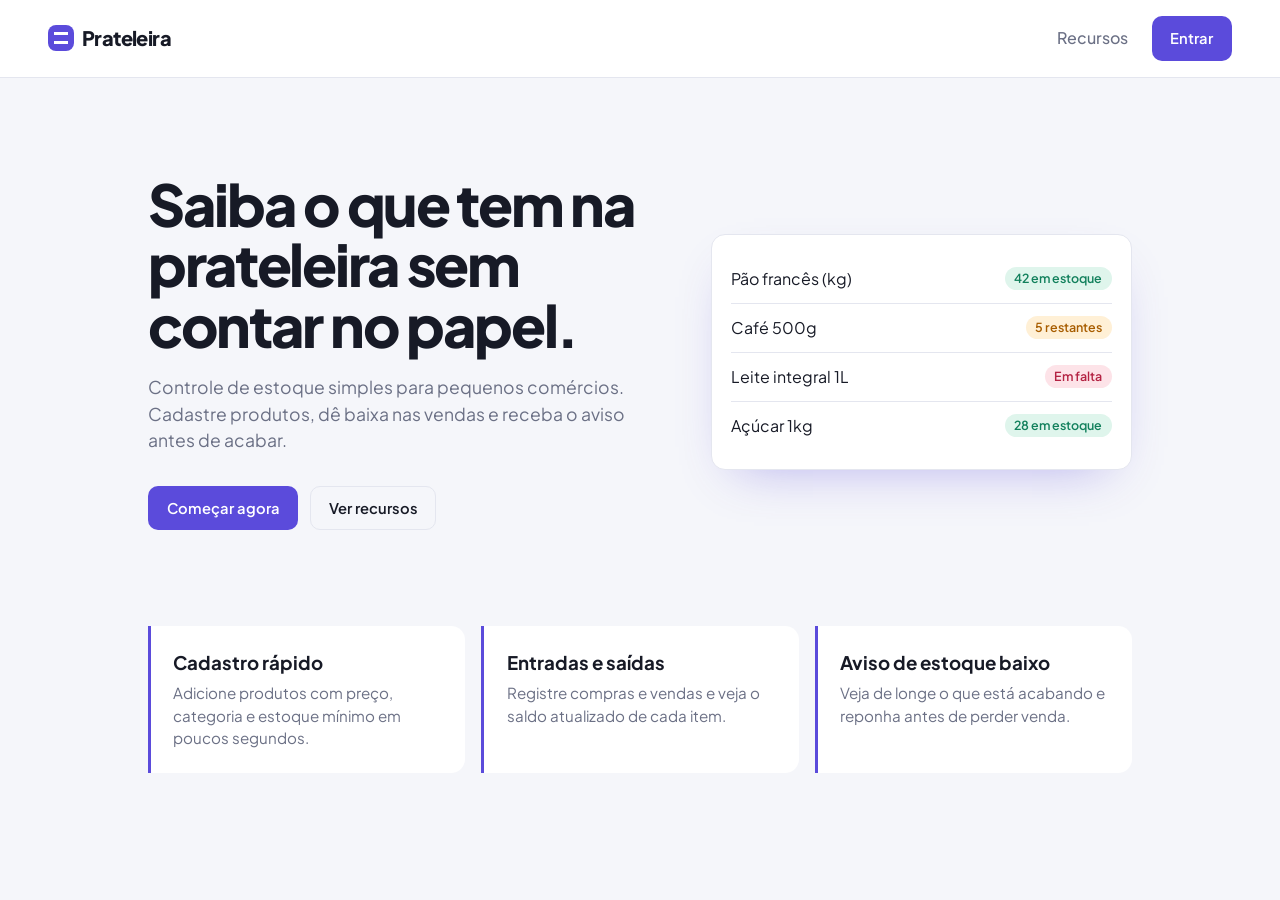
<file: public/index.html>
<!DOCTYPE html>
<html lang="pt-BR"><head><meta charset="utf-8"><meta name="viewport" content="width=device-width,initial-scale=1"><title>Prateleira · Controle de estoque</title><link rel="preconnect" href="https://fonts.googleapis.com"><link href="https://fonts.googleapis.com/css2?family=Plus+Jakarta+Sans:wght@400;500;600;700;800&display=swap" rel="stylesheet"><link rel="stylesheet" href="style.css"></head>
<body>
<header class="topbar">
  <a href="index.html" class="logo"><i></i>Prateleira</a>
  <nav><a href="/recursos.html">Recursos</a><a href="login.html" class="btn btn-primary">Entrar</a></nav>
</header>
<main>
<section class="hero">
  <div>
    <h1>Saiba o que tem na prateleira sem contar no papel.</h1>
    <p>Controle de estoque simples para pequenos comércios. Cadastre produtos, dê baixa nas vendas e receba o aviso antes de acabar.</p>
    <div class="actions"><a href="login.html" class="btn btn-primary">Começar agora</a><a href="/recursos.html" class="btn btn-ghost">Ver recursos</a></div>
  </div>
  <div class="preview" aria-hidden="true">
    <div class="row"><span>Pão francês (kg)</span><span class="badge b-ok">42 em estoque</span></div>
    <div class="row"><span>Café 500g</span><span class="badge b-warn">5 restantes</span></div>
    <div class="row"><span>Leite integral 1L</span><span class="badge b-bad">Em falta</span></div>
    <div class="row"><span>Açúcar 1kg</span><span class="badge b-ok">28 em estoque</span></div>
  </div>
</section>
<section class="features" id="recursos">
  <div><h3>Cadastro rápido</h3><p>Adicione produtos com preço, categoria e estoque mínimo em poucos segundos.</p></div>
  <div><h3>Entradas e saídas</h3><p>Registre compras e vendas e veja o saldo atualizado de cada item.</p></div>
  <div><h3>Aviso de estoque baixo</h3><p>Veja de longe o que está acabando e reponha antes de perder venda.</p></div>
</section>
</main>
</body></html>
</file>
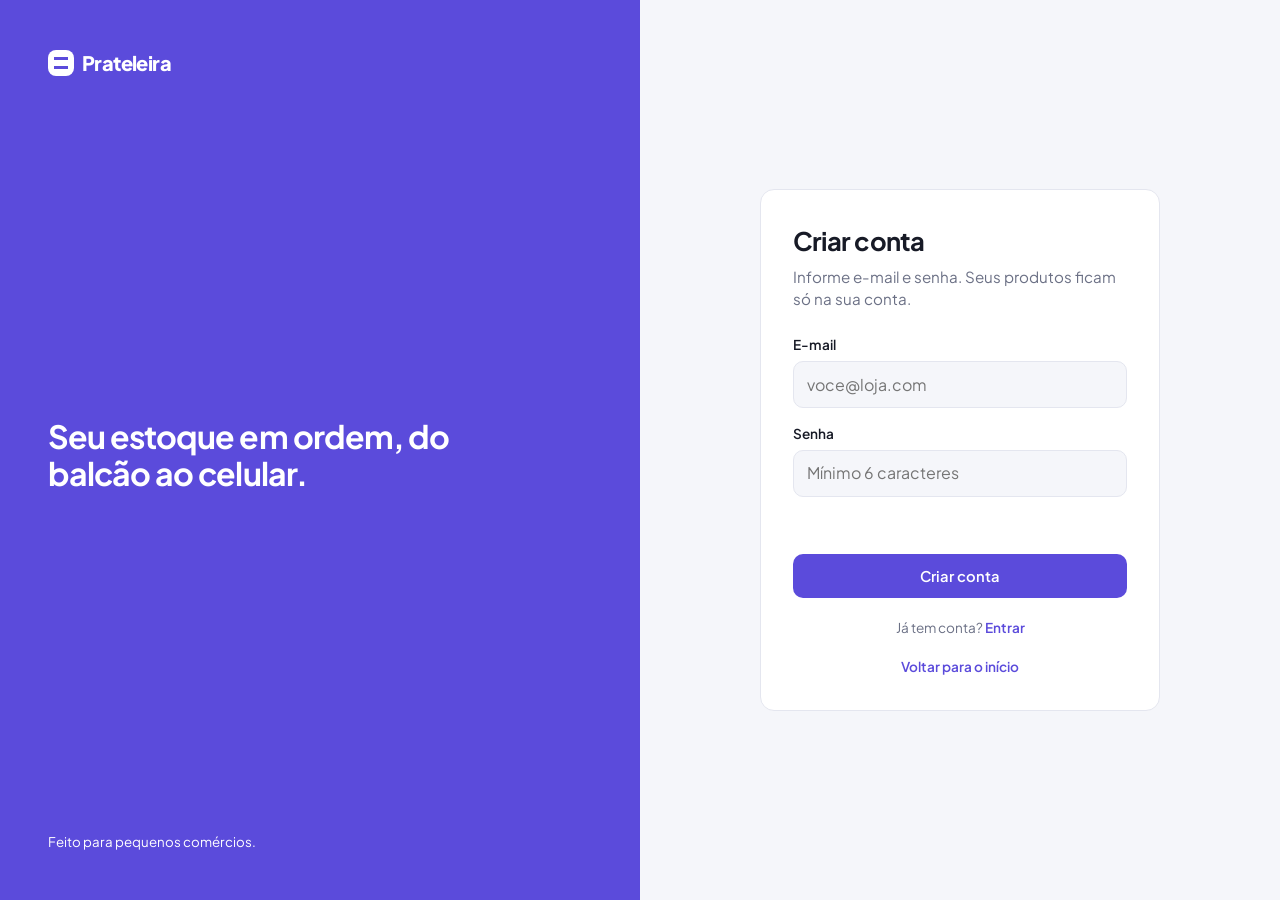
<file: public/cadastro.html>
<!DOCTYPE html>
<html lang="pt-BR"><head><meta charset="utf-8"><meta name="viewport" content="width=device-width,initial-scale=1"><title>Criar conta · Prateleira</title><link rel="preconnect" href="https://fonts.googleapis.com"><link href="https://fonts.googleapis.com/css2?family=Plus+Jakarta+Sans:wght@400;500;600;700;800&display=swap" rel="stylesheet"><link rel="stylesheet" href="style.css"></head>
<body>
<div class="login-wrap">
  <aside class="login-side">
    <a href="index.html" class="logo"><i></i>Prateleira</a>
    <h2>Seu estoque em ordem, do balcão ao celular.</h2>
    <small>Feito para pequenos comércios.</small>
  </aside>
  <main class="login-form">
    <form class="card" id="form-cadastro">
      <h1>Criar conta</h1>
      <p class="sub">Informe e-mail e senha. Seus produtos ficam só na sua conta.</p>
      <label for="email">E-mail</label>
      <input id="email" type="email" placeholder="voce@loja.com" required>
      <label for="senha">Senha</label>
      <input id="senha" type="password" placeholder="Mínimo 6 caracteres" required>
      <p class="erro" id="erro" role="alert"></p>
      <button class="btn btn-primary" type="submit">Criar conta</button>
      <p class="small">Já tem conta? <a href="login.html">Entrar</a></p>
      <p class="small"><a href="index.html">Voltar para o início</a></p>
    </form>
  </main>
</div>
<script>
document.getElementById('form-cadastro').addEventListener('submit',async e=>{
  e.preventDefault();
  const erro=document.getElementById('erro');erro.textContent='';
  const r=await fetch('/api/registrar',{method:'POST',headers:{'Content-Type':'application/json'},body:JSON.stringify({email:document.getElementById('email').value,senha:document.getElementById('senha').value})});
  if(r.ok) location.href='/app.html';
  else erro.textContent=(await r.json().catch(()=>({}))).erro||'Não foi possível criar a conta.';
});
</script>
</body></html>
</file>
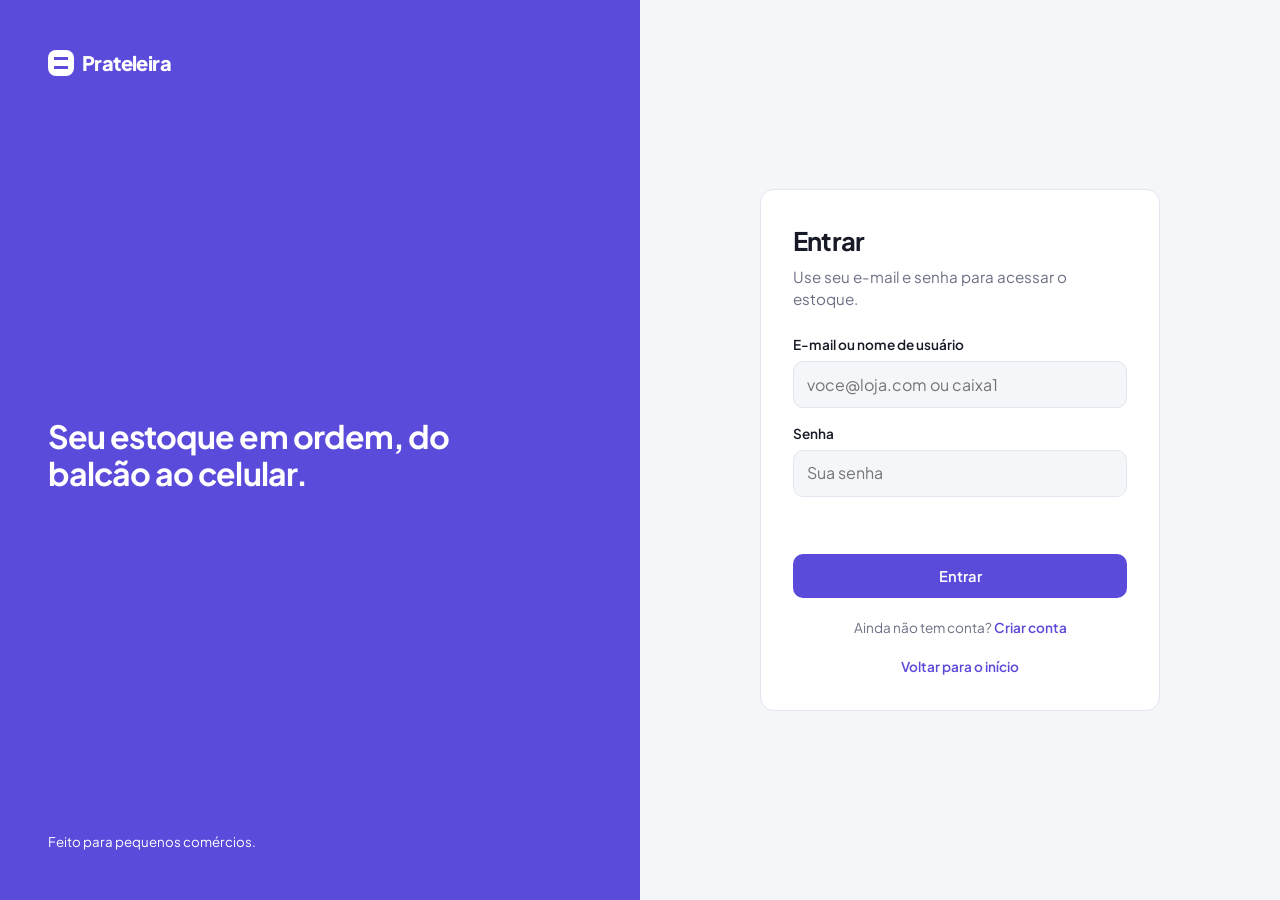
<file: public/login.html>
<!DOCTYPE html>
<html lang="pt-BR"><head><meta charset="utf-8"><meta name="viewport" content="width=device-width,initial-scale=1"><title>Entrar · Prateleira</title><link rel="preconnect" href="https://fonts.googleapis.com"><link href="https://fonts.googleapis.com/css2?family=Plus+Jakarta+Sans:wght@400;500;600;700;800&display=swap" rel="stylesheet"><link rel="stylesheet" href="style.css"></head>
<body>
<div class="login-wrap">
  <aside class="login-side">
    <a href="index.html" class="logo"><i></i>Prateleira</a>
    <h2>Seu estoque em ordem, do balcão ao celular.</h2>
    <small>Feito para pequenos comércios.</small>
  </aside>
  <main class="login-form">
    <form class="card" id="form-login">
      <h1>Entrar</h1>
      <p class="sub">Use seu e-mail e senha para acessar o estoque.</p>
      <label for="email">E-mail ou nome de usuário</label>
      <input id="email" type="text" placeholder="voce@loja.com ou caixa1" autocomplete="username" autocapitalize="none" required>
      <label for="senha">Senha</label>
      <input id="senha" type="password" placeholder="Sua senha" required>
      <p class="erro" id="erro" role="alert"></p>
      <button class="btn btn-primary" type="submit">Entrar</button>
      <p class="small">Ainda não tem conta? <a href="cadastro.html">Criar conta</a></p>
      <p class="small"><a href="index.html">Voltar para o início</a></p>
    </form>
  </main>
</div>
<script>
document.getElementById('form-login').addEventListener('submit',async e=>{
  e.preventDefault();
  const erro=document.getElementById('erro');erro.textContent='';
  const r=await fetch('/api/login',{method:'POST',headers:{'Content-Type':'application/json'},body:JSON.stringify({email:document.getElementById('email').value,senha:document.getElementById('senha').value})});
  if(r.ok) location.href='/app.html';
  else erro.textContent=(await r.json().catch(()=>({}))).erro||'Não foi possível entrar.';
});
</script>
</body></html>
</file>
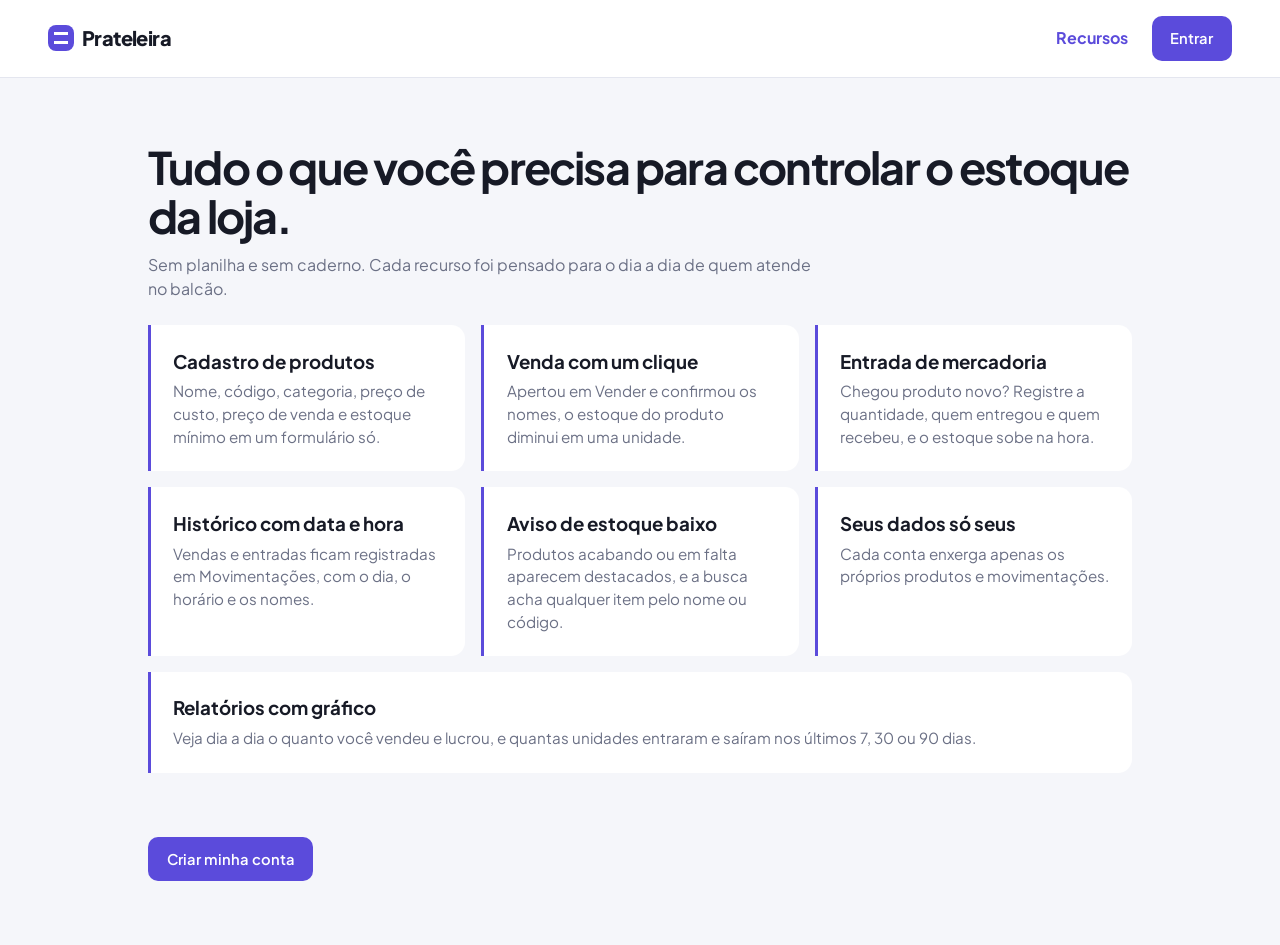
<file: public/recursos.html>
<!DOCTYPE html>
<html lang="pt-BR"><head><meta charset="utf-8"><meta name="viewport" content="width=device-width,initial-scale=1"><title>Recursos · Prateleira</title><link rel="preconnect" href="https://fonts.googleapis.com"><link href="https://fonts.googleapis.com/css2?family=Plus+Jakarta+Sans:wght@400;500;600;700;800&display=swap" rel="stylesheet"><link rel="stylesheet" href="style.css"></head>
<body>
<header class="topbar">
  <a href="/" class="logo"><i></i>Prateleira</a>
  <nav><a href="/recursos.html" class="atual">Recursos</a><a href="/login.html" class="btn btn-primary">Entrar</a></nav>
</header>
<main>
<section class="page">
  <h1>Tudo o que você precisa para controlar o estoque da loja.</h1>
  <p>Sem planilha e sem caderno. Cada recurso foi pensado para o dia a dia de quem atende no balcão.</p>
</section>
<section class="features">
  <div><h3>Cadastro de produtos</h3><p>Nome, código, categoria, preço de custo, preço de venda e estoque mínimo em um formulário só.</p></div>
  <div><h3>Venda com um clique</h3><p>Apertou em Vender e confirmou os nomes, o estoque do produto diminui em uma unidade.</p></div>
  <div><h3>Entrada de mercadoria</h3><p>Chegou produto novo? Registre a quantidade, quem entregou e quem recebeu, e o estoque sobe na hora.</p></div>
  <div><h3>Histórico com data e hora</h3><p>Vendas e entradas ficam registradas em Movimentações, com o dia, o horário e os nomes.</p></div>
  <div><h3>Aviso de estoque baixo</h3><p>Produtos acabando ou em falta aparecem destacados, e a busca acha qualquer item pelo nome ou código.</p></div>
  <div><h3>Seus dados só seus</h3><p>Cada conta enxerga apenas os próprios produtos e movimentações.</p></div>
  <div><h3>Relatórios com gráfico</h3><p>Veja dia a dia o quanto você vendeu e lucrou, e quantas unidades entraram e saíram nos últimos 7, 30 ou 90 dias.</p></div>
</section>
<div class="end"><a href="/cadastro.html" class="btn btn-primary">Criar minha conta</a></div>
</main>
</body></html>
</file>
<file: public/style.css>
:root{--bg:#f5f6fa;--surface:#fff;--ink:#171a26;--muted:#6b7085;--line:#e4e6ef;--accent:#5b4bdb;--accent-dark:#4637b8;--accent-soft:#eeebff;--ok:#12805c;--ok-soft:#dff5ec;--warn:#a85d00;--warn-soft:#fff0d6;--bad:#b42343;--bad-soft:#fde3e8;--r:14px}
@media(prefers-color-scheme:dark){:root{--bg:#10121b;--surface:#181b27;--ink:#eceef7;--muted:#9a9fb5;--line:#2a2e40;--accent:#8b7dff;--accent-dark:#a79cff;--accent-soft:#25234a;--ok:#4fd1a1;--ok-soft:#133a2d;--warn:#f5b04c;--warn-soft:#3b2b10;--bad:#ff7a93;--bad-soft:#42171f}}
*{box-sizing:border-box;margin:0}
body{font-family:'Plus Jakarta Sans',system-ui,sans-serif;background:var(--bg);color:var(--ink);line-height:1.5}
a{color:inherit;text-decoration:none}
:focus-visible{outline:3px solid var(--accent);outline-offset:2px}
.logo{font-weight:800;font-size:1.25rem;letter-spacing:-.03em;display:flex;align-items:center;gap:.5rem}
.logo i{width:26px;height:26px;border-radius:8px;background:var(--accent);display:inline-block;position:relative}
.logo i::after{content:"";position:absolute;inset:7px 6px;border-top:3px solid #fff;border-bottom:3px solid #fff}
.btn{display:inline-flex;align-items:center;justify-content:center;gap:.4rem;padding:.65rem 1.1rem;border-radius:10px;border:1px solid transparent;font:inherit;font-weight:600;font-size:.92rem;cursor:pointer;transition:background .15s}
.btn-primary{background:var(--accent);color:#fff}.btn-primary:hover{background:var(--accent-dark)}
.btn-ghost{background:transparent;border-color:var(--line);color:var(--ink)}.btn-ghost:hover{background:var(--accent-soft)}
.btn-sm{padding:.35rem .7rem;font-size:.8rem}
.btn-danger{background:var(--bad-soft);color:var(--bad)}
/* header */
.topbar{display:flex;justify-content:space-between;align-items:center;padding:1rem clamp(1rem,5vw,3rem);background:var(--surface);border-bottom:1px solid var(--line)}
.topbar nav{display:flex;gap:1.5rem;align-items:center;font-weight:500;color:var(--muted)}
/* landing */
.hero{max-width:1080px;margin:0 auto;padding:clamp(2.5rem,8vw,6rem) clamp(1rem,5vw,3rem);display:grid;gap:3rem;grid-template-columns:1.1fr .9fr;align-items:center}
.hero h1{font-size:clamp(2.2rem,5vw,3.6rem);line-height:1.05;letter-spacing:-.04em;font-weight:800}
.hero p{color:var(--muted);font-size:1.1rem;margin:1.2rem 0 2rem;max-width:46ch}
.hero .actions{display:flex;gap:.75rem;flex-wrap:wrap}
.preview{background:var(--surface);border:1px solid var(--line);border-radius:var(--r);padding:1.2rem;box-shadow:0 20px 50px -25px rgba(91,75,219,.45)}
.preview .row{display:flex;justify-content:space-between;align-items:center;padding:.75rem 0;border-bottom:1px solid var(--line)}
.preview .row:last-child{border:0}
.features{max-width:1080px;margin:0 auto;padding:0 clamp(1rem,5vw,3rem) 4rem;display:grid;gap:1rem;grid-template-columns:repeat(3,1fr)}
.features div{padding:1.4rem;border-left:3px solid var(--accent);background:var(--surface);border-radius:0 var(--r) var(--r) 0}
.features h3{margin-bottom:.3rem}.features p{color:var(--muted);font-size:.95rem}
/* badges */
.badge{display:inline-block;padding:.15rem .6rem;border-radius:99px;font-size:.78rem;font-weight:600}
.b-ok{background:var(--ok-soft);color:var(--ok)}.b-warn{background:var(--warn-soft);color:var(--warn)}.b-bad{background:var(--bad-soft);color:var(--bad)}
/* login */
.login-wrap{min-height:100vh;display:grid;grid-template-columns:1fr 1fr}
.login-side{background:var(--accent);color:#fff;padding:3rem;display:flex;flex-direction:column;justify-content:space-between}
.login-side .logo i{background:#fff}.login-side .logo i::after{border-color:var(--accent)}
.login-side h2{font-size:2rem;letter-spacing:-.03em;line-height:1.15;max-width:18ch}
.login-form{display:grid;place-items:center;padding:2rem}
.card{background:var(--surface);border:1px solid var(--line);border-radius:var(--r);padding:1.5rem}
.login-form .card{width:min(400px,100%);padding:2rem}
.login-form h1{font-size:1.6rem;letter-spacing:-.03em}
.sub{color:var(--muted);margin:.3rem 0 1.5rem;font-size:.95rem}
label{display:block;font-weight:600;font-size:.85rem;margin:1rem 0 .35rem}
input,select{width:100%;padding:.65rem .8rem;border:1px solid var(--line);border-radius:10px;background:var(--bg);color:var(--ink);font:inherit}
.login-form .btn{width:100%;margin-top:1.5rem}
.small{font-size:.85rem;color:var(--muted);text-align:center;margin-top:1.2rem}
.small a{color:var(--accent);font-weight:600}
/* app */
.app{display:grid;grid-template-columns:230px 1fr;min-height:100vh}
.side{background:var(--surface);border-right:1px solid var(--line);padding:1.3rem 1rem;display:flex;flex-direction:column;gap:.3rem}
.side .logo{margin-bottom:1.5rem;padding-left:.4rem}
.side a{padding:.6rem .8rem;border-radius:10px;color:var(--muted);font-weight:500}
.side a.on{background:var(--accent-soft);color:var(--accent);font-weight:700}
.side .exit{margin-top:auto}
.main{padding:clamp(1rem,3vw,2rem);min-width:0}
.head{display:flex;justify-content:space-between;align-items:center;flex-wrap:wrap;gap:1rem;margin-bottom:1.5rem}
.head h1{font-size:1.6rem;letter-spacing:-.03em}
.tab-radio{position:absolute;opacity:0;pointer-events:none}
.tabs{display:inline-flex;background:var(--surface);border:1px solid var(--line);border-radius:12px;padding:4px;margin-bottom:1.5rem}
.tabs label{margin:0;padding:.5rem 1.1rem;border-radius:9px;cursor:pointer;color:var(--muted);font-size:.9rem}
#t-crud:checked~.tabs label[for=t-crud],#t-tab:checked~.tabs label[for=t-tab]{background:var(--accent);color:#fff}
#t-crud:focus-visible~.tabs label[for=t-crud],#t-tab:focus-visible~.tabs label[for=t-tab]{outline:3px solid var(--accent);outline-offset:2px}
.panel{display:none}
#t-crud:checked~.panels .p-crud,#t-tab:checked~.panels .p-tab{display:block}
.crud-grid{display:grid;grid-template-columns:minmax(260px,360px) 1fr;gap:1.2rem;align-items:start}
.form-row{display:grid;grid-template-columns:1fr 1fr;gap:.8rem}
.card h2{font-size:1.05rem;margin-bottom:.2rem}
.form-actions{display:flex;gap:.6rem;margin-top:1.4rem}
.list li{list-style:none;display:flex;justify-content:space-between;align-items:center;gap:1rem;padding:.8rem 0;border-bottom:1px solid var(--line)}
.list li:last-child{border:0}
.list ul{padding:0}.list small{color:var(--muted)}
.list .acts{display:flex;gap:.4rem;flex-shrink:0}
.kpis{display:grid;grid-template-columns:repeat(3,1fr);gap:1rem;margin-bottom:1.2rem}
.kpis .card strong{display:block;font-size:1.7rem;letter-spacing:-.03em}
.kpis .card span{color:var(--muted);font-size:.85rem}
.toolbar{display:flex;gap:.8rem;margin-bottom:1rem}
.toolbar input{max-width:320px}.toolbar select{max-width:200px}
.table-wrap{overflow-x:auto;padding:0}
table{width:100%;border-collapse:collapse;min-width:640px}
th,td{padding:.85rem 1.1rem;text-align:left;border-bottom:1px solid var(--line);font-size:.92rem}
th{color:var(--muted);font-weight:600;font-size:.82rem;background:var(--bg)}
tr:last-child td{border:0}
td.num,th.num{text-align:right;font-variant-numeric:tabular-nums}
@media(max-width:820px){.hero,.features,.login-wrap,.crud-grid,.kpis{grid-template-columns:1fr}.login-side{display:none}.app{grid-template-columns:1fr}.side{flex-direction:row;overflow-x:auto;border-right:0;border-bottom:1px solid var(--line)}.side .logo{margin:0 1rem 0 0}.side .exit{margin:0 0 0 auto}.topbar nav a:not(.btn){display:none}}

.erro{color:var(--bad);font-size:.88rem;font-weight:600;margin-top:1rem;min-height:1.2em}
button.btn{font-family:inherit}
.btn:disabled{opacity:.4;cursor:not-allowed}
.page{max-width:1080px;margin:0 auto;padding:clamp(2rem,6vw,4rem) clamp(1rem,5vw,3rem) 1.5rem}
.page h1{font-size:clamp(1.9rem,4vw,2.8rem);letter-spacing:-.04em;line-height:1.1}
.page p{color:var(--muted);margin-top:.8rem;max-width:56ch}
.topbar nav a.atual{color:var(--accent);font-weight:700}
.end{max-width:1080px;margin:0 auto;padding:0 clamp(1rem,5vw,3rem) 4rem}
.modal{border:1px solid var(--line);border-radius:var(--r);background:var(--surface);color:var(--ink);padding:1.8rem;width:min(420px,calc(100% - 2rem));margin:auto}
.modal::backdrop{background:rgba(16,18,27,.55)}
.modal h2{font-size:1.3rem;letter-spacing:-.03em}
.modal .sub{margin-bottom:.5rem;font-weight:600;color:var(--ink)}
.b-info{background:var(--accent-soft);color:var(--accent)}
.list li{flex-wrap:wrap}
.features div:last-child:nth-child(3n+1){grid-column:1/-1}
.dica{display:block;margin-top:.3rem;color:var(--muted);font-size:.78rem}
.dica[hidden]{display:none}
input:disabled{opacity:.55;cursor:not-allowed}
.tabs button{margin:0;padding:.5rem 1.1rem;border:0;border-radius:9px;cursor:pointer;color:var(--muted);font:inherit;font-size:.9rem;background:transparent}
.tabs button[aria-pressed=true]{background:var(--accent);color:#fff}
.head select{width:auto}
.chart{width:100%;height:auto;display:block}
.chart .grid{stroke:var(--line)}.chart .zero{stroke:var(--muted)}
.chart text{fill:var(--muted);font-size:11px;font-family:inherit}
.chart .linha{fill:none;stroke:var(--accent);stroke-width:2.5;stroke-linejoin:round;stroke-linecap:round}
.chart .pt{fill:var(--surface);stroke:var(--accent);stroke-width:2.5}
.chart .pt:hover{fill:var(--accent)}
.vazio{color:var(--muted);font-size:.9rem;margin-top:.8rem}
.vazio[hidden]{display:none}
[hidden]{display:none!important}
body.operador .so-admin{display:none!important}
.acts{display:flex;gap:.4rem;flex-wrap:wrap}
.modal-lg{width:min(560px,calc(100% - 2rem))}
.add-row{display:grid;grid-template-columns:1fr 90px auto;gap:.6rem;align-items:end}
.add-row label{margin-top:.2rem}
.itens{padding:0;margin:.8rem 0 0}
.itens li{list-style:none;display:flex;justify-content:space-between;align-items:center;gap:1rem;padding:.55rem 0;border-bottom:1px solid var(--line);font-size:.92rem}
.itens li span:last-child{display:flex;align-items:center;gap:.6rem;white-space:nowrap}
.total{margin:.6rem 0 0;font-weight:700}
</file>
